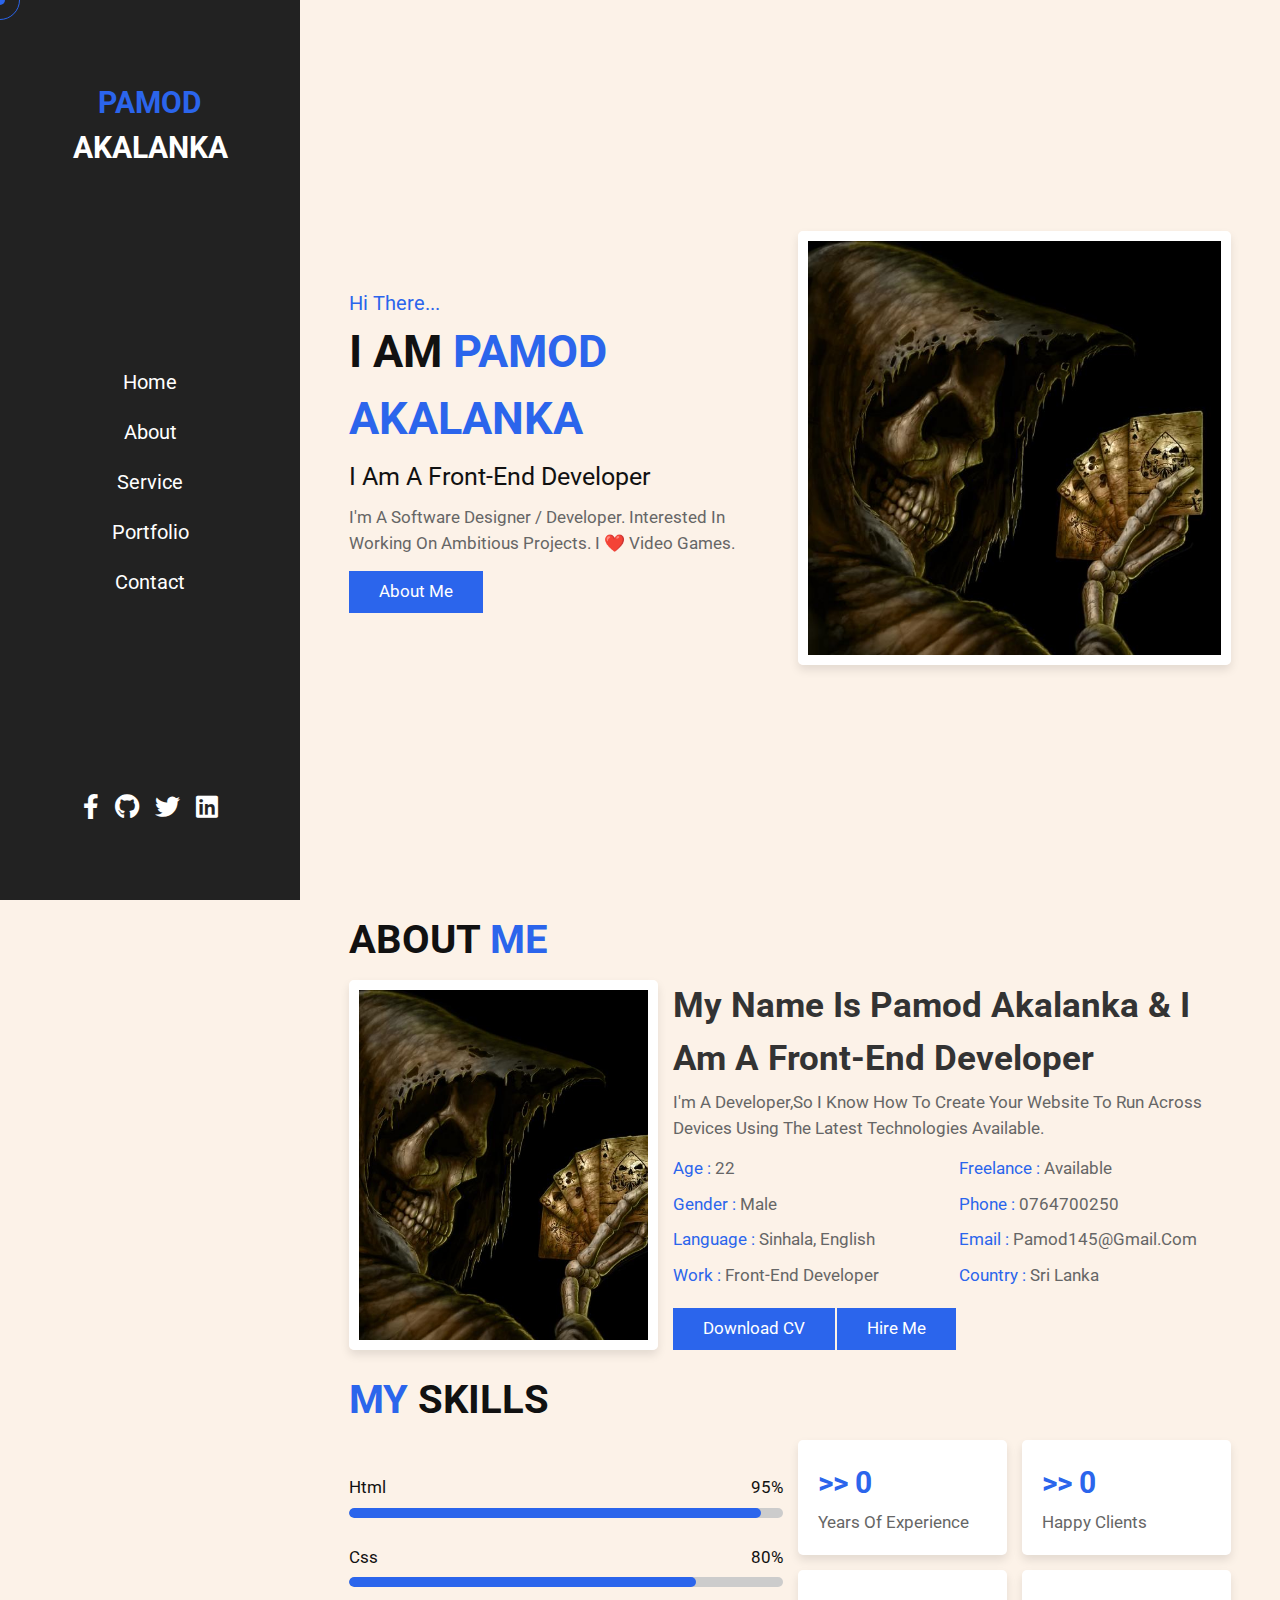
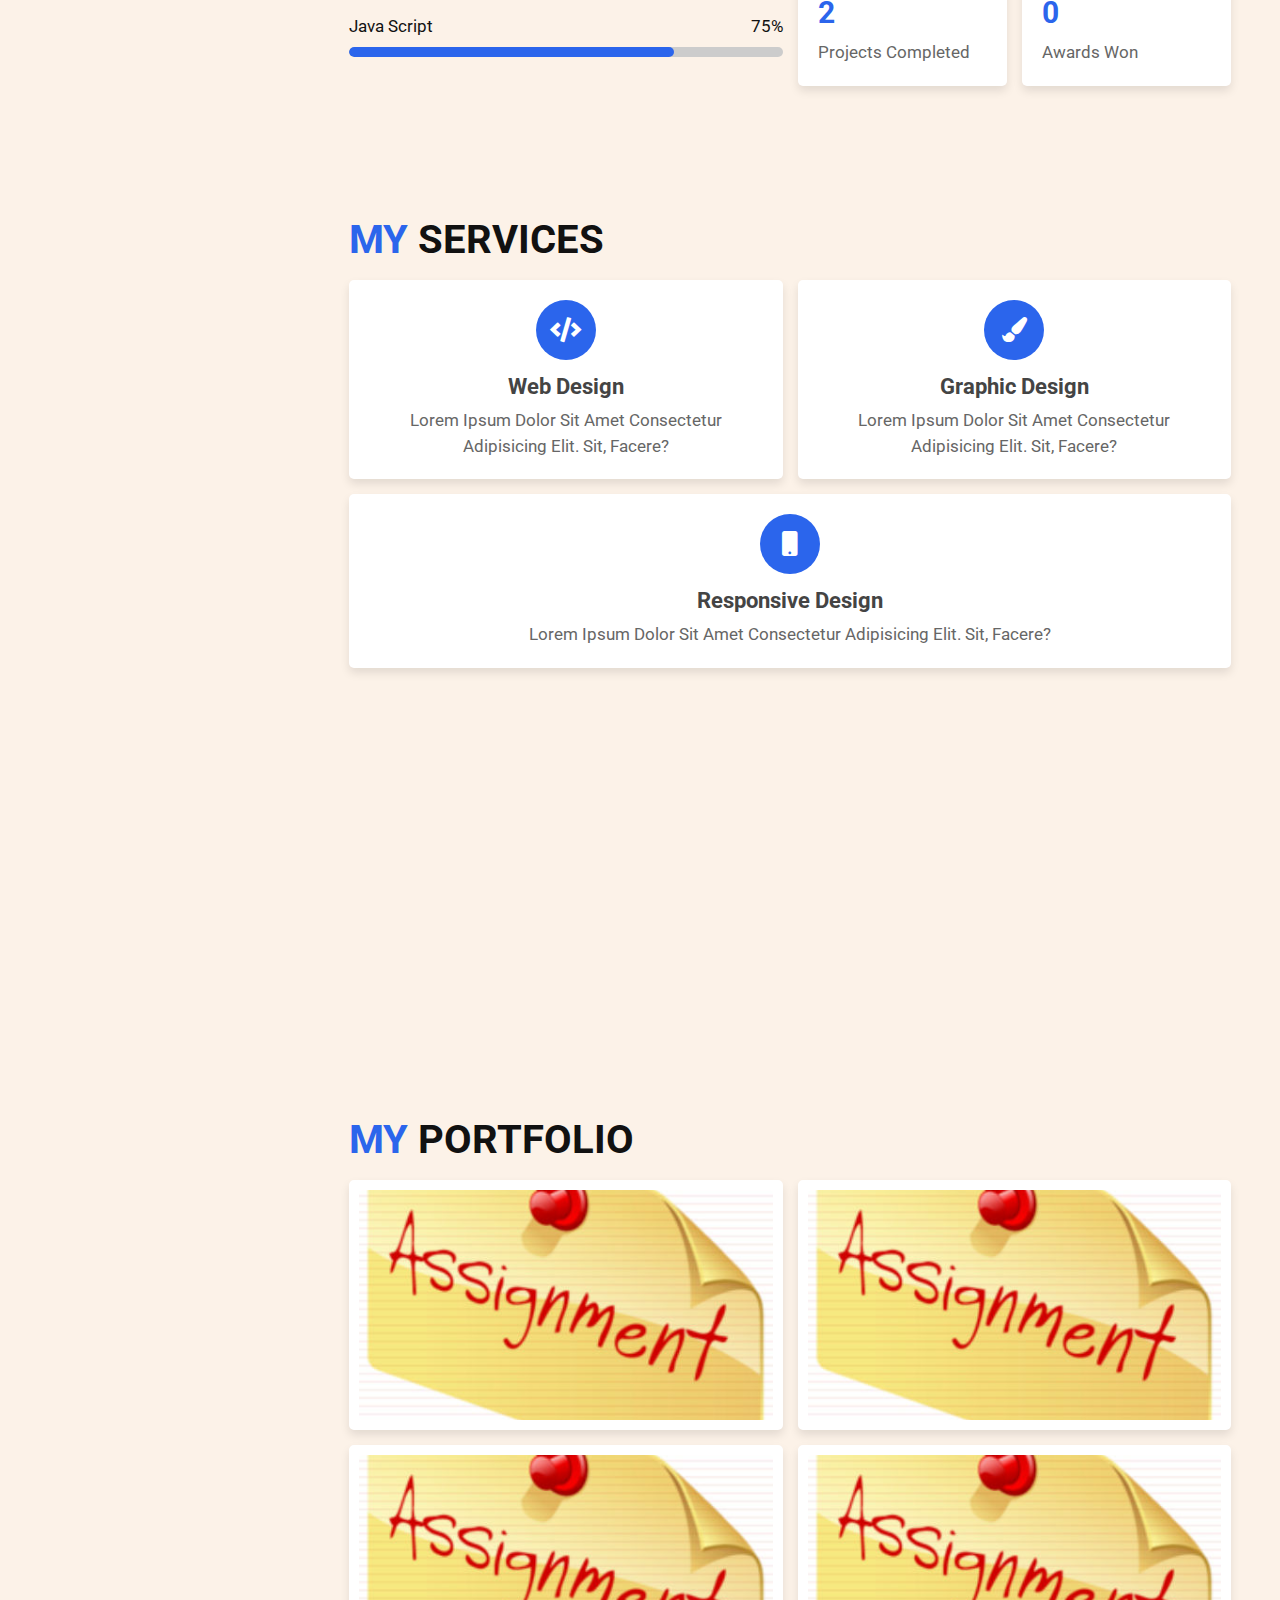
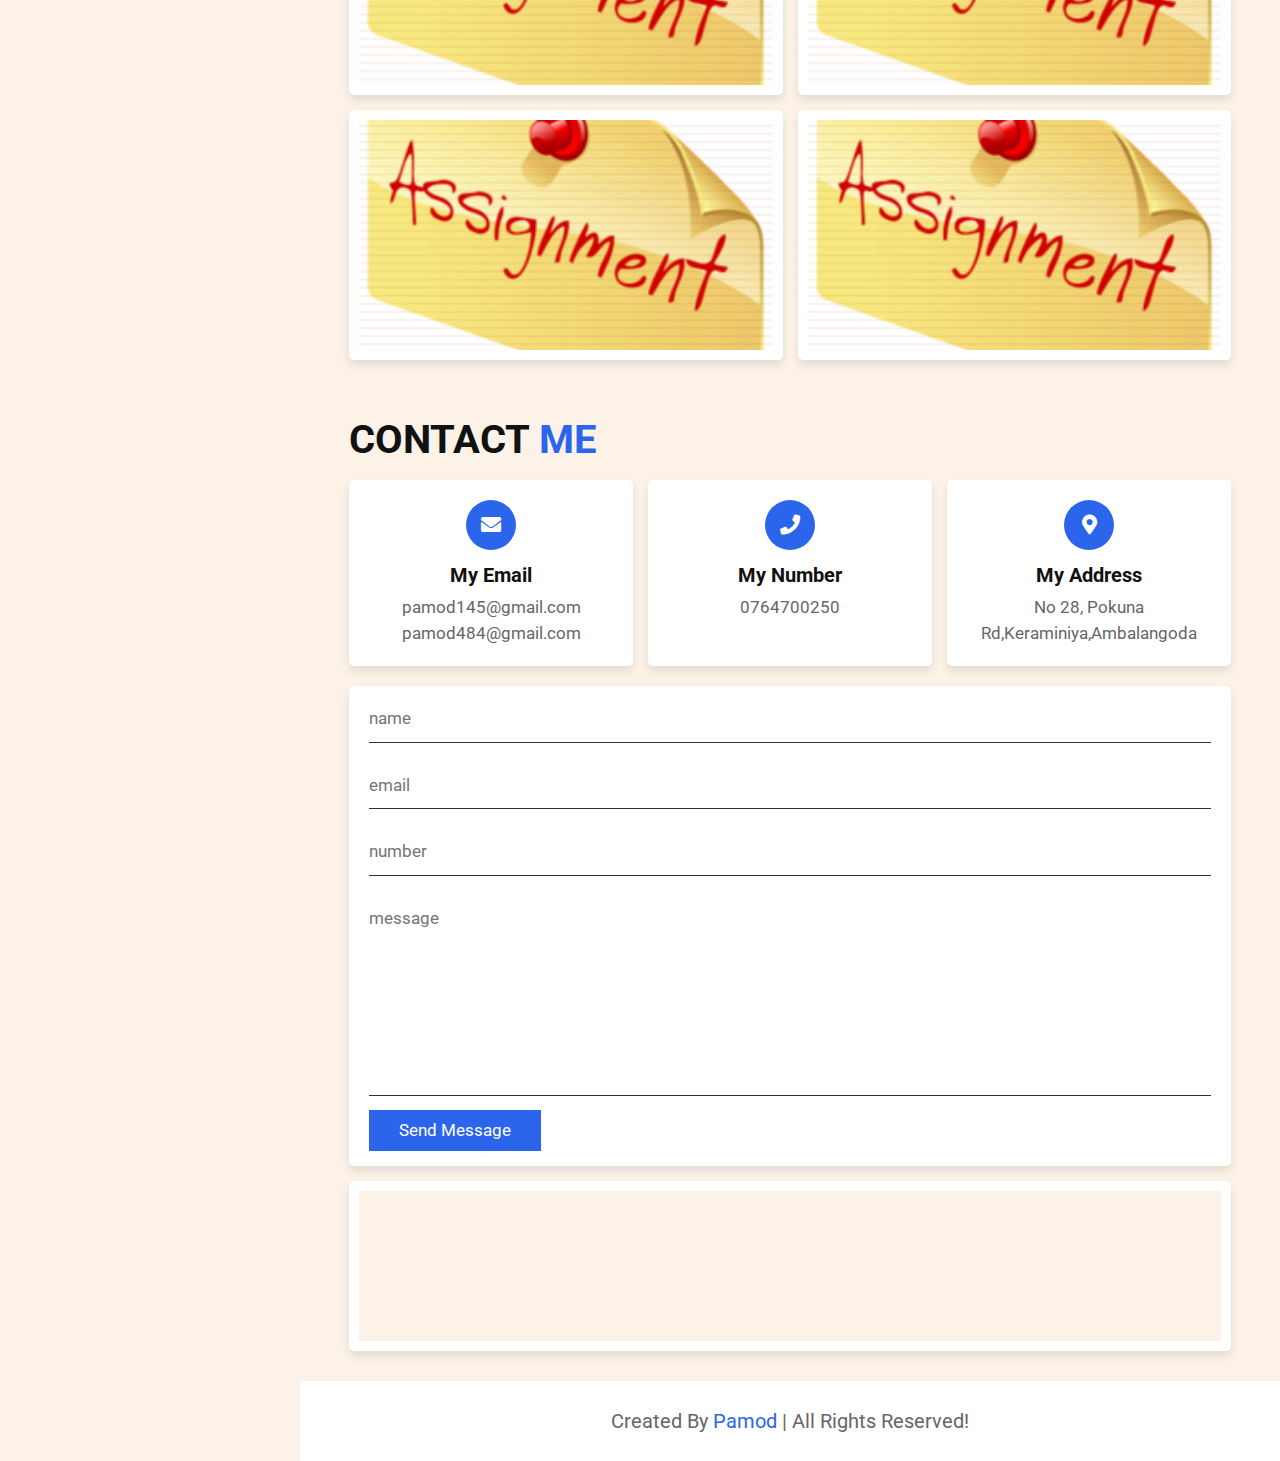
<file: index.html>
<!DOCTYPE html>
<html lang="en">
<head>
    <meta charset="UTF-8">
    <meta http-equiv="X-UA-Compatible" content="IE=edge">
    <meta name="viewport" content="width=device-width, initial-scale=1.0">
    <title>Pamod Akalanka</title>
    <link rel="shortcut icon" href="images/apple-touch-icon.png" type="image/x-png">
    <link rel="stylesheet" href="https://cdnjs.cloudflare.com/ajax/libs/font-awesome/5.15.4/css/all.min.css">
    <link rel="stylesheet" href="css/style.css">

</head>
<body>
<!-- header -->

    <div class="cursor-1"></div>
    <div class="cursor-2"></div>


    <div id="menu-bars" class="fas fa-bars"></div>
    <header>

        <a href="#" class="logo"><span>pamod</span> akalanka </a>

        <nav class="navbar">
            <a href="#home">home</a>
            <a href="#about">about</a>
            <a href="#service">service</a>
            <a href="#portfolio">portfolio</a>
            <a href="#contact">contact</a>
        </nav>

        <div class="follow">
            <a href="#" class="fab fa-facebook-f"></a>
            <a href="https://github.com/pamod1998" class="fab fa-github"></a>
            <a href="#" class="fab fa-twitter"></a>
            <a href="#" class="fab fa-linkedin"></a>
        </div>


    </header>
<!-- home -->
    <section class="home" id="home">

        <div class="content">
            <span class="hi"> hi there... </span>
            <h3> i am <span> pamod akalanka </span> </h3>
            <p class="info"> i am a front-end developer </p>
            <p class="text"> I'm a Software designer / developer. Interested in working on ambitious projects. I ❤️ Video Games. </p>
            <a href="#about" class="btn">about me</a>
        </div>

        <div class="image">
            <img src="images/pamod.jpg" alt="photo">
        </div>

    </section>
<!-- about -->
    <section class="about" id="about">

        <h1 class="heading"> about <span> me </span> </h1>

        <div class="row-1">

            <div class="image">
                <img src="images/pamod.jpg" alt="">
            </div>

            <div class="content">
                <h3> my name is pamod akalanka & i am a front-end developer </h3>
                <p>I'm a developer,so I know how to create your website to run across devices using the latest technologies available.</p>
                <div class="box-container">
                    <div class="box">
                        <p> <span> age : </span> 22 </p>
                        <p> <span> gender : </span> male </p>
                        <p> <span> language : </span> sinhala, english </p>
                        <p> <span> work : </span> front-end developer </p>
                    </div>
                    <div class="box">
                        <p> <span> freelance : </span> available </p>
                        <p> <span> phone : </span> 0764700250 </p>
                        <p> <span> email : </span style="text-transform: lowercase !important"> pamod145@gmail.com </p>
                        <p> <span> country : </span style="text-transform: lowercase !important"> sri lanka </p>
                    </div>
                </div>
                <a href="#" class="btn">download CV</a>
                <a href="#" class="btn">hire me</a>
            </div>

        </div>

        <h1 class="heading"> <span> my </span> skills </h1>

        <div class="row-2">

            <div class="skills">
                <div class="progress">
                    <h3> Html <span> 95% </span> </h3>
                    <div class="bar"> <span></span> </div>
                </div>
                <div class="progress">
                    <h3> css <span> 80% </span> </h3>
                    <div class="bar"> <span></span> </div>
                </div>
                <div class="progress">
                    <h3> Java Script <span> 75% </span> </h3>
                    <div class="bar"> <span></span> </div>
                </div>
            </div>

            <div class="box-container">

                <div class="box">
                    <h3> >> 0 </h3>
                    <p>years of experience</p>
                </div>
                <div class="box">
                    <h3> >> 0 </h3>
                    <p>happy clients</p>
                </div>
                <div class="box">
                    <h3> 2 </h3>
                    <p>projects completed</p>
                </div>
                <div class="box">
                    <h3> 0 </h3>
                    <p>awards won</p>
                </div>

            </div>

        </div>

        </section>

<!-- service  -->
        <section class="service" id="service">

            <h1 class="heading"> <span> my </span> services </h1>

                <div class="box-container">

                    <div class="box">
                        <i class="fas fa-code"></i>
                        <h3>web design</h3>
                        <p>Lorem ipsum dolor sit amet consectetur adipisicing elit. Sit, facere?</p>
                    </div>

                    <div class="box">
                        <i class="fas fa-paint-brush"></i>
                        <h3>graphic design</h3>
                        <p>Lorem ipsum dolor sit amet consectetur adipisicing elit. Sit, facere?</p>
                    </div>

                    <div class="box">
                        <i class="fas fa-mobile"></i>
                        <h3>responsive design</h3>
                        <p>Lorem ipsum dolor sit amet consectetur adipisicing elit. Sit, facere?</p>
                    </div>

                </div>

            </section>

            <section class="portfolio" id="portfolio">

                <h1 class="heading"> <span> my </span> portfolio </h1>

                <div class="box-container">

                    <div class="box">
                        <img src="images/img.jpg" alt="">
                        <h3> Image Slider </h3>
                        <div class="icons">
                            <a href="imageSlider.html" target="_blank" class="fas fa-link"></a>
                            <a href="#" class="fas fa-share"></a>
                            <a href="#" class="fas fa-search"></a>
                        </div>
                    </div>

                    <div class="box">
                        <img src="images/img.jpg" alt="">
                        <h3> Car Animation </h3>
                        <div class="icons">
                            <a href="carAni.html" target="_blank" class="fas fa-link"></a>
                            <a href="#" class="fas fa-share"></a>
                            <a href="#" class="fas fa-search"></a>
                        </div>
                    </div>

                    <div class="box">
                        <img src="images/img.jpg" alt="">
                        <h3> project 03 </h3>
                        <div class="icons">
                            <a href="#" class="fas fa-link"></a>
                            <a href="#" class="fas fa-share"></a>
                            <a href="#" target="_blank" class="fas fa-search"></a>
                        </div>
                    </div>

                    <div class="box">
                        <img src="images/img.jpg" alt="">
                        <h3> project 04 </h3>
                        <div class="icons">
                            <a href="#" class="fas fa-link"></a>
                            <a href="#" class="fas fa-share"></a>
                            <a href="#" class="fas fa-search"></a>
                        </div>
                    </div>

                    <div class="box">
                        <img src="images/img.jpg" alt="">
                        <h3> ToDo App </h3>
                        <div class="icons">
                            <a href="https://todo-list-app-angular.netlify.app/" target="_blank" class="fas fa-link"></a>
                            <a href="#" class="fas fa-share"></a>
                            <a href="https://github.com/pamod1998/angular-ToDo-app" target="_blank" class="fas fa-search"></a>
                        </div>
                    </div>

                    <div class="box">
                        <img src="images/img.jpg" alt="">
                        <h3>Tesla Models -React</h3>
                        <div class="icons">
                            <a href="https://my-react-tesla-clone.netlify.app/" target="_blank" class="fas fa-link"></a>
                            <a href="#" class="fas fa-share"></a>
                            <a href="https://github.com/pamod1998/react-tesla-clone" target="_blank" class="fas fa-search"></a>
                        </div>
                    </div>

                </div>

            </section>
            <!-- contact  -->
            <section class="contact" id="contact">

                <h1 class="heading"> contact <span> me </span> </h1>

                <div class="icons-container">

                    <div class="icons">
                        <i class="fas fa-envelope"></i>
                        <h3>my email</h3>
                        <p style="text-transform: lowercase !important">pamod145@gmail.com</p>
                        <p style="text-transform: lowercase !important">pamod484@gmail.com</p>
                    </div>

                    <div class="icons">
                        <i class="fas fa-phone"></i>
                        <h3>my number</h3>
                        <p>0764700250</p>
                        <p></p>
                    </div>

                    <div class="icons">
                        <i class="fas fa-map-marker-alt"></i>
                        <h3>my address</h3>
                        <p>No 28, Pokuna Rd,Keraminiya,Ambalangoda</p>
                    </div>

                </div>

                <div class="row">

                    <form action="">

                        <input type="text" placeholder="name" class="box">
                        <input type="email" placeholder="email" class="box">
                        <input type="number" placeholder="number" class="box">

                        <textarea name="" placeholder="message" id="" cols="30" rows="10"></textarea>

                        <input type="submit" class="btn" value="send message">

                    </form>

                    <iframe class="map" src="https://www.google.lk/maps/@6.2562812,80.0600408,18z/data=!4m2!7m1!2e1" allowfullscreen="" loading="lazy"></iframe>

                </div>


            </section>
<!-- footer -->
            <footer class="footer"> created by <span> pamod </span> | all rights reserved! </footer>

    <script src="js/script.js"></script>

</body>
</html>
</file>
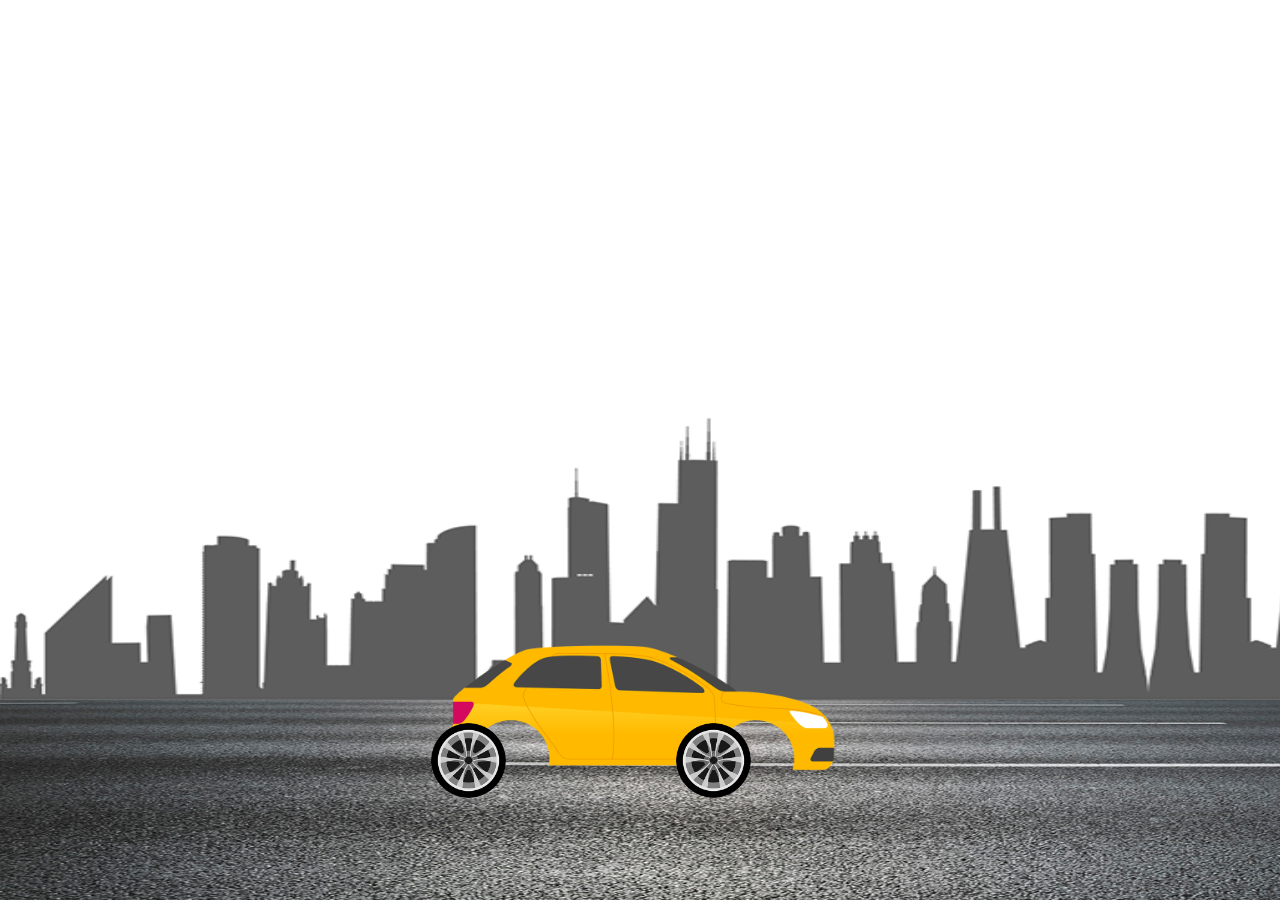
<file: carAni.html>
<!DOCTYPE html>
<html lang="en">
<head>
    <meta charset="UTF-8">
    <title>Title</title>
    <link rel="stylesheet" href="css/normalize.css">
    <style rel="stylesheet">
        body {
            overflow: hidden;
        }

        body > img:first-child {
            position: absolute;
            bottom: 0;
            height: 200px;
            width: 500%;
            animation: road 6s infinite linear;
        }

        body > img:nth-child(2) {
            position: absolute;
            bottom: 200px;
            height: 300px;
            left: 0;
            right: 0;
            margin: auto;
            background-repeat: repeat-x;
            width: 200%;
            animation: city 30s infinite linear;
        }

        body > img:nth-child(3) {
            position: absolute;
            width: 400px;
            bottom: 100px;
            margin: auto;
            left: 0;
            right: 0;
            animation: car 0.5s infinite linear;
        }

        body > img:nth-child(4) {
            position: absolute;
            width: 75px;
            bottom: 102px;
            right: 774px;
            animation: wheels 1s infinite linear;
        }

        body > img:nth-child(5) {
            position: absolute;
            width: 75px;
            bottom: 102px;
            right: 529px;
            animation: wheels 1s infinite linear;
        }

        @keyframes road {
            100% {
                transform: translateX(-2000px);
            }
        }

        @keyframes city {
            100% {
                transform: translateX(-2000px);
            }
        }

        @keyframes wheels {
            100% {
                transform: rotate(360deg);
            }
        }

        @keyframes car {
            100% {
                transform: translateY(-1px);
            }
            50% {
                transform: translateY(1px);
            }
            0% {
                transform: translateY(-1px);
            }
        }

    </style>
</head>
<body>
<img src="images/road.jpg" alt="">
<img src="images/city.png" alt="">
<img src="images/car.png" alt="">
<img src="images/wheel.png" alt="">
<img src="images/wheel.png" alt="">
</body>
</html>
</file>
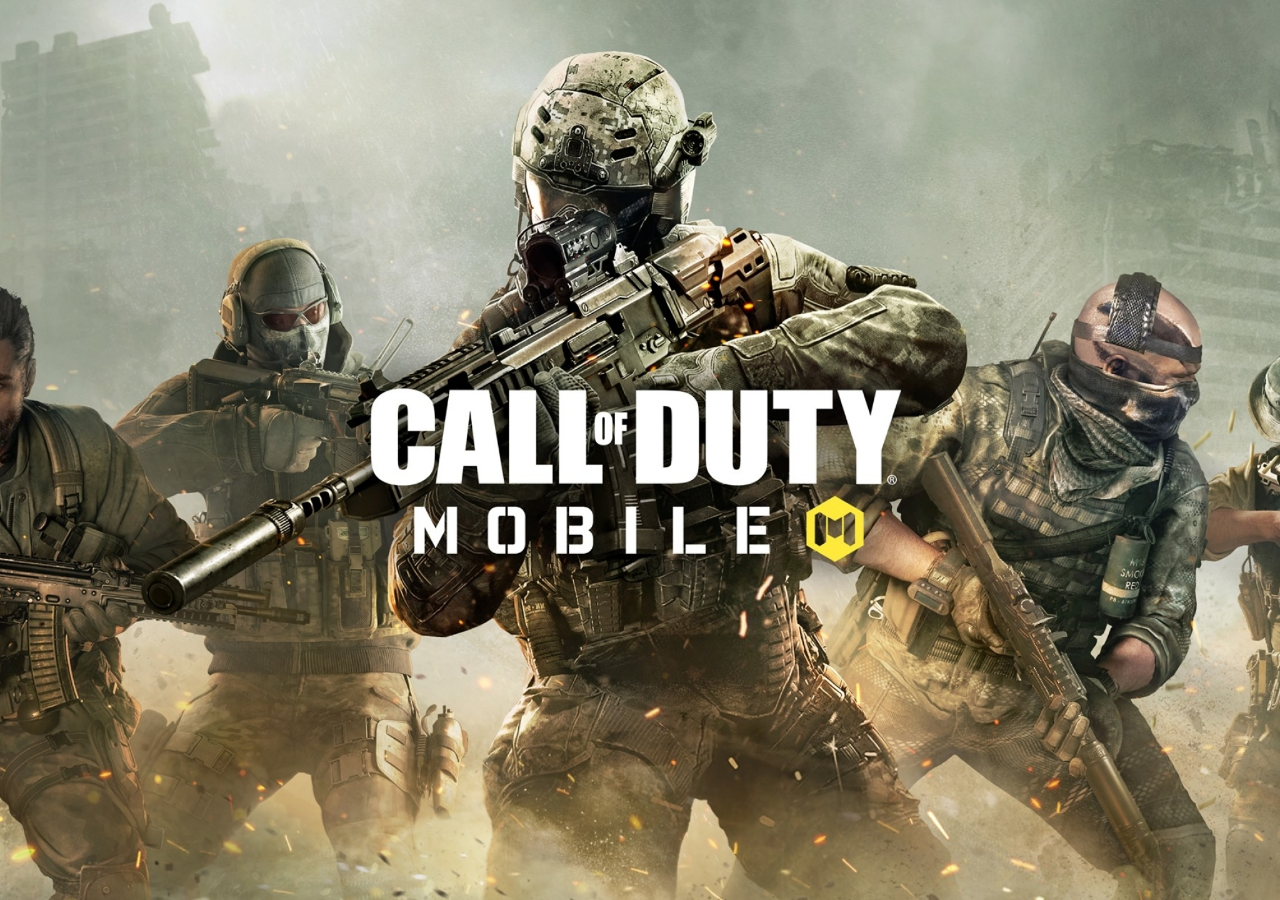
<file: imageSlider.html>
<!DOCTYPE html>
<html lang="en">
<head>
    <meta charset="UTF-8">
    <title>Image Slider</title>
    <style>
        body>section{
            width: 100vw;
            height: 100vh;
            position: absolute;
            margin: auto;
            top: 0;
            bottom: 0;
            left: 0;
            right: 0;
            overflow: hidden;

        }
        body>section>section{
            position: absolute;
            margin: auto;
            top: 0;
            bottom: 0;
            left: 0;
            right: 0;
            display: flex;
            width: 500%;
            height: 100%;
            animation: myani 10s;

        }
        body>section>section>div{
            width: 100%;
            height: 100%;
        }
        body>section>section>div:nth-child(1){
            background:url("images/cod1.jpg");
            background-position: center;
            background-size: cover;
        }
        body>section>section>div:nth-child(2){
            background: url("images/cod2.jpg") center;
            background-size: cover;
        }
        body>section>section>div:nth-child(3){
            background:url("images/cod3.jpg");
            background-position: center;
            background-size: cover;
        }
        body>section>section>div:nth-child(4){
            background:url("images/cod4.jpg");
            background-position: center;
            background-size: cover;
        }
        body>section>section>div:nth-child(5){
            background:url("images/cod5.jpg");
            background-position: center;
            background-size: cover;
        }

        @keyframes myani {
            0%{
                transform: translateX(0);

            }

            25%{
                transform: translateX(-20%);
            }
            50%{
                transform: translateX(-40%);
            }
            75%{
                transform: translateX(-60%);
            }
            100%{
                transform: translateX(-80%);
            }


        }

    </style>
</head>
<body>
<section>
    <section>
        <div></div>
        <div></div>
        <div></div>
        <div></div>
        <div></div>
    </section>
</section>
</body>
</html>
</file>
<file: css/style.css>
@import url('https://fonts.googleapis.com/css2?family=Roboto:wght@100;300;400;500;700&display=swap');

:root{
    --main-color:#2B65EC;
}

*{
    font-family: 'Roboto', sans-serif;
    margin:0; padding:0;
    box-sizing: border-box;
    outline: none; border:none;
    text-decoration: none;
    text-transform: capitalize;
    transition: all .2s linear;
    line-height: 1.5;
}

html{
    font-size: 62.5%;
    overflow-x: hidden;
    scroll-behavior: smooth;
}

body{
    background: #fcf2e8;
    padding-left: 30rem;
}

section{
    padding:1rem 5%;
    min-height: 100vh;
}

.heading{
    font-size: 4rem;
    padding-bottom: 1rem;
    color:#111;
    text-transform: uppercase;
}

.heading span{
    color:var(--main-color);
    text-transform: uppercase;
}

.btn{
    display: inline-block;
    margin-top: 1rem;
    padding:.8rem 3rem;
    background:var(--main-color);
    color:#fff;
    cursor: pointer;
    font-size: 1.7rem;
}

.btn:hover{
    background:#111;
    letter-spacing: .2rem;
}

header{
    position: fixed;
    top:0; left:0; bottom:0;
    background:#222;
    display: flex;
    align-items: center;
    justify-content: space-between;
    z-index: 1000;
    flex-flow: column;
    padding:8rem 2rem;
    width:30rem;
    text-align: center;
}

header .logo{
    text-transform: uppercase;
    color:#fff;
    font-size: 3rem;
    font-weight: bolder;
}

header .logo span{
    text-transform: uppercase;
    color:var(--main-color);
}

header .navbar a{
    display: block;
    font-size: 2rem;
    color:#fff;
    margin:2rem 0;
}

header .navbar a:hover{
    letter-spacing: .2rem;
    color:var(--main-color);
}

header .follow a{
    font-size: 2.5rem;
    color:#fff;
    margin:0 .7rem;
}

header .follow a:hover{
    color:var(--main-color);
}

#menu-bars{
    position: fixed;
    top:1rem; right: 1rem;
    z-index: 10000;
    background:var(--main-color);
    color:#fff;
    border-radius: .5rem;
    padding:1rem 1.5rem;
    font-size: 3rem;
    cursor:pointer;
    display: none;
}

.cursor-1{
    position: absolute;
    top:0; left:0;
    height:1rem; width:1rem;
    background: var(--main-color);
    pointer-events: none;
    transform: translate(-50%, -50%);
    border-radius: 50%;
    z-index: 10000;
}

.cursor-1.active{
    height:7rem;
    width:7rem;
    opacity: .3;
}

.cursor-2{
    position: absolute;
    top:0; left:0;
    height:4rem; width:4rem;
    border:.1rem solid var(--main-color);
    pointer-events: none;
    transform: translate(-50%, -50%);
    border-radius: 50%;
    z-index: 10000;
    transition: .3s linear;
}

.cursor-2.active{
    display: none;
}

.home{
    display: flex;
    align-items: center;
    flex-wrap: wrap;
    gap:1.5rem;
}

.home .image{
    flex:1 1 40rem;
}

.home .image img{
    width:100%;
    height: 100%;
    object-fit: cover;
    border:1rem solid #fff;
    border-radius: .5rem;
    box-shadow: 0 .5rem 1rem rgba(0,0,0,.1);
}

.home .content{
    flex:1 1 40rem;
}

.home .content .hi{
    font-size: 2rem;
    color:var(--main-color);
}

.home .content h3{
    font-size: 4.5rem;
    color:#111;
    text-transform: uppercase;
}

.home .content h3 span{
    color:var(--main-color);
    text-transform: uppercase;
}

.home .content .info{
    font-size: 2.5rem;
    color:#111;
    padding:.5rem 0;
}

.home .content .text{
    font-size: 1.7rem;
    color:#666;
    padding:.5rem 0;
}

.about .row-1{
    display: flex;
    flex-wrap: wrap;
    gap:1.5rem;
    padding-bottom: 2rem;
}

.about .row-1 .image{
    flex:1 1 25rem;
}

.about .row-1 .image img{
    height: 100%;
    width:100%;
    object-fit: cover;
    border:1rem solid #fff;
    border-radius: .5rem;
    box-shadow: 0 .5rem 1rem rgba(0,0,0,.1);
}

.about .row-1 .content{
    flex:1 1 50rem;
}

.about .row-1 .content h3{
    color:#333;
    font-size: 3.5rem;
}

.about .row-1 .content p{
    color:#666;
    font-size: 1.7rem;
    padding:.5rem 0;
}

.about .row-1 .content .box-container{
    display: flex;
    flex-wrap: wrap;
    gap:1.5rem;
    padding: 0.5rem 0;
}

.about .row-1 .content .box-container .box{
    flex:1 1 20rem;
}

.about .row-1 .content .box-container .box span{
    color:var(--main-color);
}

.about .row-2{
    display: flex;
    flex-wrap: wrap;
    gap:1.5rem;
    align-items: center;
}

.about .row-2 .skills{
    flex:1 1 40rem;
}

.about .row-2 .skills .progress{
    padding:1rem 0;
}

.about .row-2 .skills .progress h3{
    display: flex;
    justify-content: space-between;
    padding:.7rem 0;
    font-size: 1.7rem;
    color:#111;
    font-weight: 400;
}

.about .row-2 .skills .progress .bar{
    width:100%;
    background:#ccc;
    overflow:hidden;
    height:1rem;
    border-radius: 50rem;
}

.about .row-2 .skills .progress .bar span{
    display:block;
    height:100%;
    background:var(--main-color);
    border-radius: 50rem;
}

.about .row-2 .skills .progress:nth-child(1) .bar span{
    width:95%;
}

.about .row-2 .skills .progress:nth-child(2) .bar span{
    width:80%;
}

.about .row-2 .skills .progress:nth-child(3) .bar span{
    width:75%;
}

.about .row-2 .skills .progress:nth-child(4) .bar span{
    width:85%;
}

.about .row-2 .box-container{
    flex:1 1 40rem;
    display: flex;
    flex-wrap: wrap;
    gap:1.5rem;
}

.about .row-2 .box-container .box{
    flex:1 1 15rem;
    background:#fff;
    padding:2rem;
    border-radius: .5rem;
    box-shadow: 0 .5rem 1rem rgba(0,0,0,.1);
}

.about .row-2 .box-container .box h3{
    color:var(--main-color);
    font-size: 3rem;
}

.about .row-2 .box-container .box p{
    color:#666;
    font-size: 1.7rem;
    padding-top: .5rem;
}

.service .box-container{
    display: flex;
    flex-wrap: wrap;
    gap:1.5rem;
}

.service .box-container .box{
    flex:1 1 30rem;
    text-align: center;
    padding:2rem;
    background:#fff;
    border-radius: .5rem;
    box-shadow:0 .5rem 1rem rgba(0,0,0,.1);
}

.service .box-container .box i{
    height:6rem;
    width:6rem;
    line-height: 6rem;
    font-size: 2.5rem;
    color:#fff;
    background:var(--main-color);
    border-radius: 50%;
}

.service .box-container .box h3{
    color:#444;
    font-size: 2.2rem;
    padding-top: 1rem;
}

.service .box-container .box p{
    color:#666;
    font-size: 1.7rem;
    padding-top: .5rem;
}

.portfolio .box-container{
    display: flex;
    flex-wrap: wrap;
    gap:1.5rem;
}

.portfolio .box-container .box{
    flex:1 1 30rem;
    height:25rem;
    position: relative;
    overflow:hidden;
    border:1rem solid #fff;
    box-shadow: 0 .5rem 1rem rgba(0,0,0,.1);
    background:#fff;
    border-radius: .5rem;
}

.portfolio .box-container .box img{
    height:100%;
    width:100%;
    object-fit: cover;
    border-radius: .5rem;
    position: relative;
    z-index: 1;
}

.portfolio .box-container .box:hover img{
    height:75%;
    width:75%;
}

.portfolio .box-container .box h3{
    position: absolute;
    bottom:.5rem; left:1rem;
    font-size: 2.5rem;
    color:#333;
    text-transform: uppercase;
}

.portfolio .box-container .box .icons{
    position: absolute;
    top:1rem; right:1rem;
}

.portfolio .box-container .box .icons a{
    display: block;
    height:4rem;
    width:4rem;
    border-radius: .5rem;
    background: #eee;
    color:#333;
    font-size: 1.7rem;
    line-height: 4rem;
    text-align: center;
    margin-bottom: 1rem;
}

.portfolio .box-container .box .icons a:hover{
    background:var(--main-color);
    color:#fff;
}

.contact .icons-container{
    display: flex;
    gap:1.5rem;
    flex-wrap: wrap;
    padding-bottom: 2rem;
}

.contact .icons-container .icons{
    flex:1 1 25rem;
    text-align: center;
    padding:2rem;
    background:#fff;
    box-shadow: 0 .5rem 1rem rgba(0,0,0,.1);
    border-radius: .5rem;
}

.contact .icons-container .icons i{
    height:5rem;
    width:5rem;
    line-height: 5rem;
    font-size: 2rem;
    background: var(--main-color);
    color:#fff;
    border-radius: 50%;
}

.contact .icons-container .icons h3{
    color:#111;
    font-size: 2rem;
    padding:.5rem 0;
    padding-top: 1rem;
}

.contact .icons-container .icons p{
    color:#666;
    font-size: 1.7rem;
}

.contact .row{
    display: flex;
    flex-wrap: wrap;
    gap:1.5rem;
}

.contact .row form{
    flex:1 1 55rem;
    background:#fff;
    padding:0 2rem;
    box-shadow: 0 .5rem 1rem rgba(0,0,0,.1);
    border-radius: .5rem;
}

.contact .row .map{
    flex:1 1 25rem;
    border:1rem solid #fff;
    box-shadow: 0 .5rem 1rem rgba(0,0,0,.1);
    border-radius: .5rem;
    width: 100%;
}

.contact .row form .box,
.contact .row form textarea{
    width: 100%;
    border-bottom: .1rem solid #333;
    color:#333;
    text-transform: none;
    font-size: 1.7rem;
    padding:1rem 0;
    margin:1rem 0;
}

.contact .row form .box:focus,
.contact .row form textarea:focus{
    border-color: var(--main-color);
}


.contact .row form textarea{
    height: 20rem;
    resize: none;
}

.contact .row form .btn{
    margin-top: 0;
    margin-bottom: 1.5rem;
}

.footer{
    margin-top: 2rem;
    font-size: 2rem;
    padding:2.5rem;
    text-align: center;
    color:#666;
    background: #fff;
}

.footer span{
    color:var(--main-color);
}


















/* media queries  */
@media (max-width:991px){

    html{
        font-size: 55%;
    }

    body{
        padding: 0;
    }

    #menu-bars{
        display: initial;
    }

    header{
        left:-120%;
    }

    header.active{
        left:0%;
    }

    .cursor-1,
    .cursor-2{
        display: none;
    }

}

@media (max-width:450px){

    html{
        font-size: 50%;
    }

    header{
        width:100%;
    }

    .experience .box-container .box{
        padding-right: 0;
    }

}
</file>
